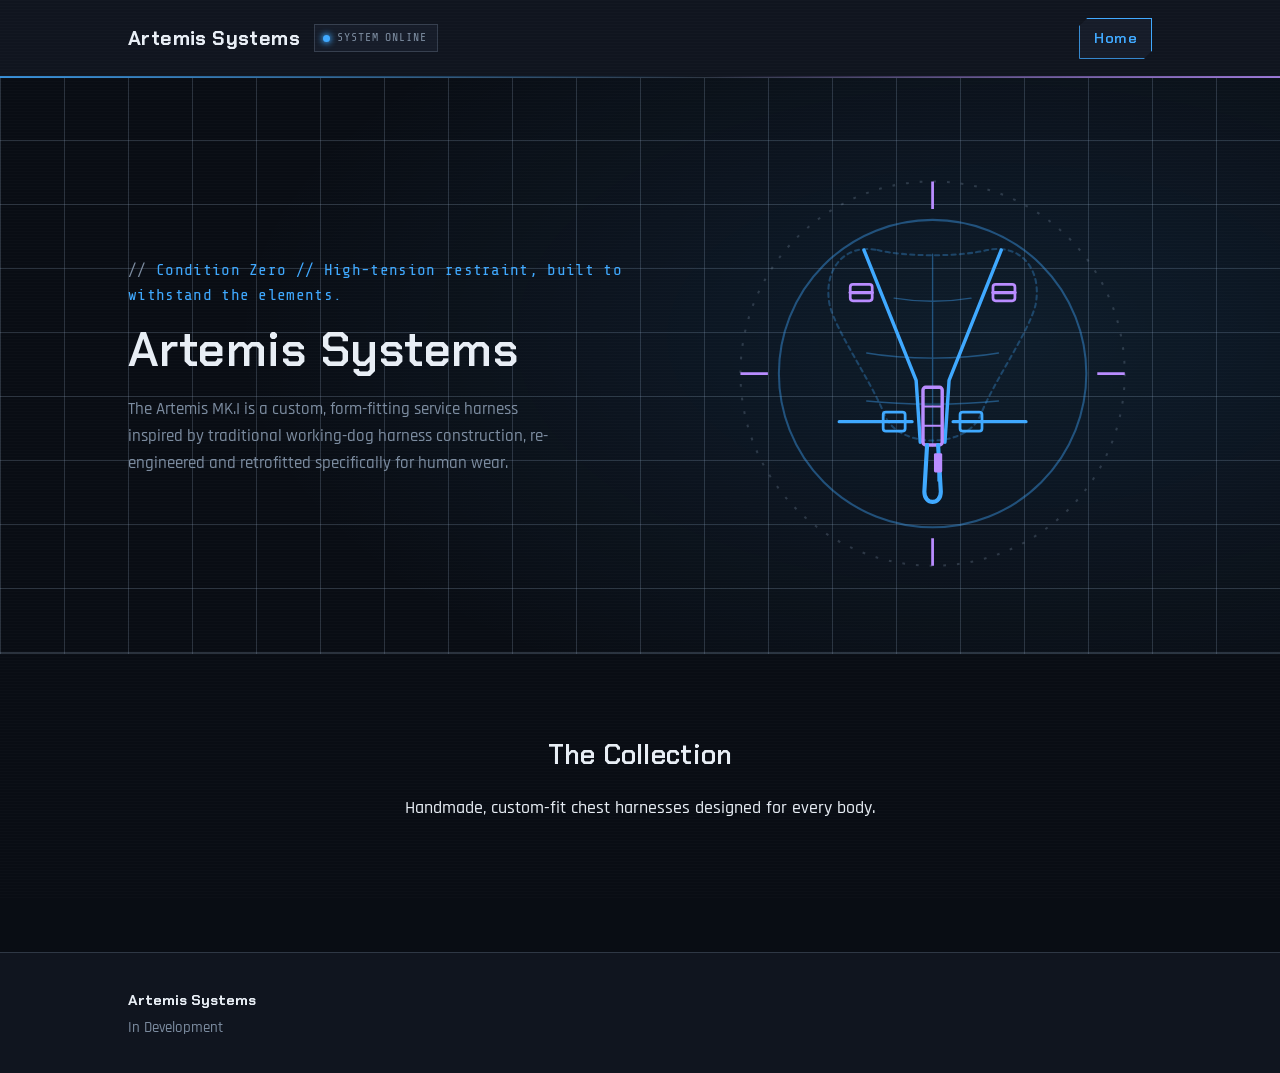
<file: home.html>
<!DOCTYPE html>
<html lang="en">
<head>
<meta charset="UTF-8">
<meta name="viewport" content="width=device-width, initial-scale=1.0">
<title>Artemis Systems</title>
<link rel="stylesheet" href="styles.css">
</head>
<body>

<header class="site-header">
  <div class="wrap">
    <div class="brand-group">
      <a href="/home" class="brand" data-brand></a>
      <span class="status-pill"><span class="dot"></span>SYSTEM ONLINE</span>
    </div>
    <nav class="site-nav">
      <a href="/home" class="active" aria-current="page">Home</a>
    </nav>
  </div>
</header>

<section class="hero">
  <div class="wrap">
    <div class="hero-text">
      <p class="tagline" id="tagline"></p>
      <h1 id="business-name"></h1>
      <p class="description" id="description"></p>
      <div class="cta-row">
        <!--<a class="btn primary" href="tel:" id="call-btn">Call now</a>
        <a class="btn secondary" href="pricing.html">See pricing</a>-->
      </div>
    </div>
    <div class="hero-art" id="hero-art"></div>
  </div>
</section>

  <!-- The script reads this block framework and fills the container -->
<section class="product-gallery" id="seasonalGallery">
  <div class="gallery-header">
    <h2 class="gallery-title" id="galleryTitle">The Collection</h2>
    <p class="gallery-subtitle" id="gallerySubtitle">Handmade, custom-fit chest harnesses designed for every body.</p>
  </div>

  <!-- JavaScript injects dynamic items strictly inside this wrapper -->
  <div class="gallery-container" id="galleryContainer"></div>
</section>

<footer class="site-footer">
  <div class="wrap">
    <div class="contact-block">
      <div><strong data-brand>Artemis MK 1</strong></div>
      <!--<div>Phone: <a href="tel:" data-phone></a></div>
      <div>Email: <a href="mailto:" data-email></a></div>
      <div data-address></div>-->
      <div data-hours></div>
    </div>
  </div>
</footer>

<script src="site.js"></script>
<script>
  initSite().then(({ config, season }) => {
    document.getElementById('tagline').textContent = config.business.tagline[season];
    document.getElementById('business-name').textContent = config.business.name;
    document.getElementById('description').textContent = config.business.description[season];
    document.getElementById('hero-art').innerHTML = heroArt(season);

    const callBtn = document.getElementById('call-btn');
    callBtn.href = `tel:${config.business.phone.replace(/[^\d+]/g, '')}`;

    const row = document.getElementById('service-cards');
    row.innerHTML = config.services[season].map(s => `
      <div class="service-card hud-panel">
        <h3>${s.title}</h3>
        <span class="price mono">${s.price}</span>
        <p>${s.blurb}</p>
      </div>
    `).join('');
  });
</script>

</body>
</html>
</file>
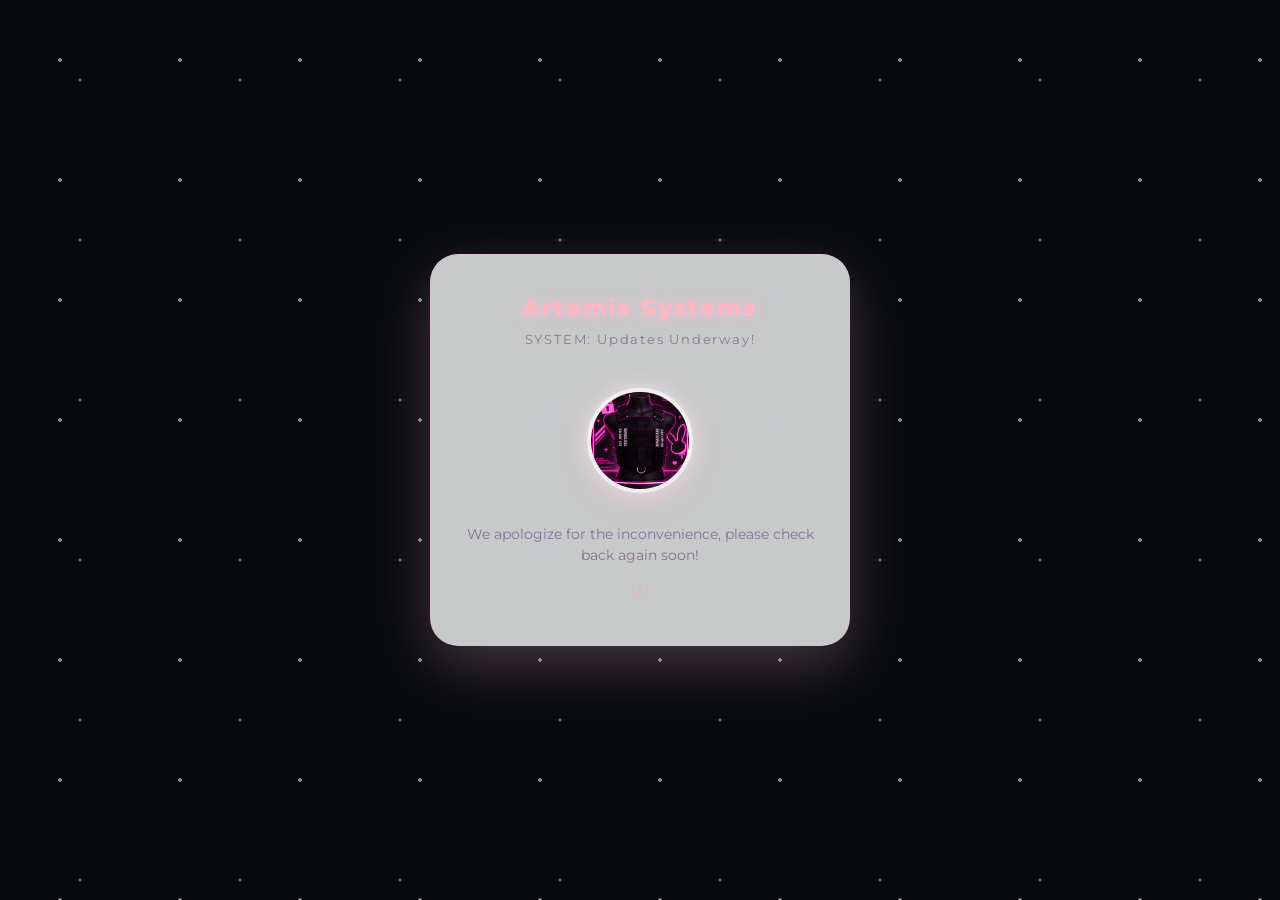
<file: maintenance.html>
<!DOCTYPE html>
<html lang="en">
<head>
<meta charset="UTF-8" />
<title>Uh oh!</title>
<meta name="viewport" content="width=device-width, initial-scale=1.0, viewport-fit=cover" />
<link rel="icon" type="image/png" sizes="512x512" href="images/mk1_beta-1-1.png" />
<link rel="apple-touch-icon" href="images/mk1_beta-1-1.png" />
<meta name="theme-color" content="#070a0d" id="themeColorMeta" />

<style>
@import url("https://fonts.googleapis.com/css2?family=Montserrat:wght@400;600;800&display=swap");

* {
  margin: 0;
  padding: 0;
  box-sizing: border-box;
}

html, body {
  width: 100%;
  overflow-x: hidden;
  background-color: #070a0d;
}

body {
  font-family: "Montserrat", sans-serif;
  /* Use min-height with 100dvh so mobile browser address bars don't cut off content */
  min-height: 100vh;
  min-height: 100dvh;
  display: flex;
  align-items: center;
  justify-content: center;
  background: linear-gradient(to bottom, #070a0d 100%);
  color: var(--foreground, #333);
  /* Safe area padding for notched phones + breathing room on small screens */
  padding: max(20px, env(safe-area-inset-top)) max(16px, env(safe-area-inset-right)) max(20px, env(safe-area-inset-bottom)) max(16px, env(safe-area-inset-left));
  position: relative;
}

/* Sparkles */
.sparkles {
  position: fixed;
  inset: 0;
  pointer-events: none;
  background-image:
    radial-gradient(circle, rgba(255, 255, 255, 0.9) 1.5px, transparent 2px),
    radial-gradient(circle, rgba(255, 255, 255, 0.8) 1px, transparent 2px);
  background-size: 120px 120px, 160px 160px;
  animation: float 10s linear infinite;
  opacity: 0.6;
  z-index: 0;
}

@keyframes float {
  0% { transform: translateY(0); }
  50% { transform: translateY(-20px); }
  100% { transform: translateY(0); }
}

.card {
  position: relative;
  z-index: 1;
  background: rgba(255, 255, 255, 0.78);
  border: 1px solid rgba(255, 180, 215, 0.35);
  border-radius: clamp(20px, 5vw, 28px);
  /* Fluid padding scales smoothly between small phones and desktop */
  padding: clamp(28px, 6vw, 40px) clamp(20px, 5vw, 32px);
  width: 100%;
  max-width: 420px;
  text-align: center;
  -webkit-backdrop-filter: blur(16px);
  backdrop-filter: blur(16px);
  box-shadow: 0 20px 60px rgba(255, 182, 215, 0.25);
}

.title {
  font-weight: 800;
  letter-spacing: 0.08em;
  font-size: clamp(1.2rem, 5vw, 1.45rem);
  color: #ffb6c1;
  text-shadow: 0 0 14px rgba(255, 190, 230, 0.7);
  line-height: 1.2;
}

.subtitle {
  margin-top: 8px;
  font-size: clamp(0.7rem, 3vw, 0.8rem);
  letter-spacing: 0.14em;
  color: rgba(120, 100, 140, 0.8);
  line-height: 1.4;
}

.status {
  margin-top: 24px;
  font-size: clamp(0.85rem, 3.5vw, 0.95rem);
  font-weight: 600;
}

.status span {
  color: #ff9ed1;
}

/* 🐾 PUPPY LOADER */
.puppy-loader {
  position: relative;
  width: clamp(104px, 28vw, 132px);
  height: clamp(104px, 28vw, 132px);
  margin: clamp(18px, 4vw, 26px) auto 0;
  display: flex;
  align-items: center;
  justify-content: center;
  animation: puppyFloat 3.2s ease-in-out infinite;
}

.puppy-face {
  width: 80%;
  height: 80%;
  object-fit: cover;
  border-radius: 50%;
  border: 4px solid rgba(255, 255, 255, 0.72);
  box-shadow:
    0 10px 28px rgba(255, 182, 215, 0.26),
    0 0 22px rgba(255, 255, 255, 0.55);
}

@keyframes puppyFloat {
  0%, 100% { transform: translateY(0); }
  50% { transform: translateY(-4px); }
}

.msg {
  margin-top: 18px;
  font-size: clamp(0.8rem, 3.4vw, 0.85rem);
  line-height: 1.5;
  color: rgba(120, 100, 140, 0.85);
}

.heart {
  margin-top: 12px;
  font-size: 1.4rem;
  color: #ff9ed1;
  animation: pulse 1.5s infinite;
}

@keyframes pulse {
  0%, 100% { transform: scale(1); }
  50% { transform: scale(1.2); }
}

/* Landscape mode on short mobile screens */
@media (max-height: 500px) and (orientation: landscape) {
  .card {
    padding: 20px 24px;
  }
  .puppy-loader {
    width: 84px;
    height: 84px;
    margin-top: 12px;
  }
  .msg {
    margin-top: 12px;
  }
}
</style>
</head>

<body>
<div class="sparkles"></div>

<div class="card">
  <div class="title">Artemis Systems</div>
  <div class="subtitle">SYSTEM: Updates Underway!</div>

  <!--<div class="status">
    please wait… <span>new stuffs incoming!</span>
  </div>-->

  <div class="puppy-loader">
    <img src="images/mk1_beta-1-1.png" alt="Puppy icon" class="puppy-face" />
  </div>

  <div class="msg" id="msg">
    We apologize for the inconvenience, please check back again soon!
  </div>

  <div class="heart">♡</div>
</div>
</body>
</html>
</file>
<file: styles.css>
@import url('https://fonts.googleapis.com/css2?family=Chakra+Petch:wght@400;500;600;700&family=Rajdhani:wght@400;500;600;700&family=Share+Tech+Mono&display=swap');

/* ---------- Base (shared dark HUD surface) ---------- */
:root {
  --bg: #090D14;
  --surface: #10151F;
  --surface-2: #161C29;
  --ink: #E8EEF5;
  --ink-soft: #7C8CA0;
  --line: rgba(140, 160, 185, 0.25);
}

/* ---------- Per-season accent pairs ---------- */
[data-season="spring"] { --accent: #39FF9E; --accent-2: #FF5FA8; }
[data-season="summer"] { --accent: #00E1FF; --accent-2: #FFC300; }
[data-season="autumn"] { --accent: #FF7A29; --accent-2: #FF3860; }
[data-season="winter"] { --accent: #3FA9FF; --accent-2: #B98CFF; }

* { box-sizing: border-box; }
html { scroll-behavior: smooth; }

body {
  margin: 0;
  background: var(--bg);
  color: var(--ink);
  font-family: 'Rajdhani', sans-serif;
  font-size: 18px;
  font-weight: 500;
  line-height: 1.55;
  position: relative;
}

/* faint CRT scanline overlay, purely decorative */
body::before {
  content: "";
  position: fixed;
  inset: 0;
  pointer-events: none;
  z-index: 999;
  background: repeating-linear-gradient(
    to bottom,
    rgba(255, 255, 255, 0.015) 0px,
    rgba(255, 255, 255, 0.015) 1px,
    transparent 1px,
    transparent 3px
  );
}

h1, h2, h3 {
  font-family: 'Chakra Petch', sans-serif;
  font-weight: 600;
  margin: 0 0 0.4em 0;
  color: var(--ink);
  letter-spacing: 0.01em;
}

.mono {
  font-family: 'Share Tech Mono', monospace;
  letter-spacing: 0.04em;
}

a { color: var(--accent); }

.wrap {
  max-width: 1080px;
  margin: 0 auto;
  padding: 0 28px;
}

/* ---------- Header ---------- */
header.site-header {
  position: relative;
  background: var(--surface);
  border-bottom: 1px solid var(--line);
}

header.site-header::after {
  content: "";
  position: absolute;
  left: 0; right: 0; bottom: -1px;
  height: 2px;
  background: linear-gradient(90deg, var(--accent), transparent 55%, var(--accent-2));
  opacity: 0.8;
}

.site-header .wrap {
  display: flex;
  align-items: center;
  justify-content: space-between;
  padding-top: 18px;
  padding-bottom: 18px;
  gap: 24px;
  flex-wrap: wrap;
}

.brand-group { display: flex; align-items: center; gap: 14px; }

.brand {
  font-family: 'Chakra Petch', sans-serif;
  font-size: 1.25rem;
  font-weight: 700;
  color: var(--ink);
  text-decoration: none;
  letter-spacing: 0.02em;
}

.status-pill {
  display: inline-flex;
  align-items: center;
  gap: 7px;
  font-family: 'Share Tech Mono', monospace;
  font-size: 0.72rem;
  color: var(--ink-soft);
  letter-spacing: 0.08em;
  border: 1px solid var(--line);
  padding: 4px 10px 4px 8px;
  background: var(--surface-2);
}

.status-pill .dot {
  width: 7px;
  height: 7px;
  border-radius: 50%;
  background: var(--accent);
  box-shadow: 0 0 6px 1px var(--accent);
  animation: pulse 2.2s ease-in-out infinite;
}

@keyframes pulse {
  0%, 100% { opacity: 1; }
  50% { opacity: 0.35; }
}

nav.site-nav {
  display: flex;
  gap: 8px;
}

nav.site-nav a {
  color: var(--ink-soft);
  text-decoration: none;
  font-family: 'Chakra Petch', sans-serif;
  font-weight: 600;
  font-size: 0.92rem;
  letter-spacing: 0.03em;
  padding: 8px 14px;
  background: var(--surface-2);
  border: 1px solid var(--line);
  clip-path: polygon(8px 0, 100% 0, 100% calc(100% - 8px), calc(100% - 8px) 100%, 0 100%, 0 8px);
}

nav.site-nav a:hover { color: var(--ink); border-color: var(--accent); }

nav.site-nav a[aria-current="page"] {
  color: var(--accent);
  border-color: var(--accent);
  box-shadow: 0 0 10px -2px var(--accent);
}

/* ---------- Hero ---------- */
.hero {
  padding: 76px 0 60px;
  position: relative;
  background:
    radial-gradient(ellipse 60% 70% at 78% 45%, color-mix(in srgb, var(--accent) 10%, transparent), transparent),
    repeating-linear-gradient(0deg, var(--line) 0, var(--line) 1px, transparent 1px, transparent 64px),
    repeating-linear-gradient(90deg, var(--line) 0, var(--line) 1px, transparent 1px, transparent 64px);
  background-blend-mode: normal;
  opacity: 1;
  border-bottom: 1px solid var(--line);
}

.hero .wrap {
  display: grid;
  grid-template-columns: 1.1fr 0.9fr;
  gap: 48px;
  align-items: center;
}

.hero h1 {
  font-size: clamp(2.1rem, 4vw, 3rem);
  line-height: 1.1;
}

.hero .tagline {
  font-family: 'Share Tech Mono', monospace;
  font-size: 1rem;
  color: var(--accent);
  margin-bottom: 16px;
  letter-spacing: 0.02em;
}

.hero .tagline::before { content: "// "; color: var(--ink-soft); }

.hero p.description {
  max-width: 48ch;
  color: var(--ink-soft);
  font-size: 1.08rem;
}

.hero .cta-row {
  margin-top: 28px;
  display: flex;
  gap: 14px;
  flex-wrap: wrap;
}

.btn {
  display: inline-block;
  padding: 12px 26px;
  text-decoration: none;
  font-family: 'Chakra Petch', sans-serif;
  font-weight: 600;
  font-size: 0.95rem;
  letter-spacing: 0.03em;
  border: 1px solid var(--accent);
  clip-path: polygon(10px 0, 100% 0, 100% calc(100% - 10px), calc(100% - 10px) 100%, 0 100%, 0 10px);
}

.btn.primary {
  background: var(--accent);
  color: var(--bg);
  display: inline-flex;
  justify-content: center;
  align-items: center;
}

.btn.secondary {
  background: transparent;
  color: var(--ink);
  border-color: var(--line);
}

.btn.secondary:hover { border-color: var(--accent); color: var(--accent); }

.hero-art {
  aspect-ratio: 1 / 1;
  display: flex;
  align-items: center;
  justify-content: center;
}

.hero-art svg { width: 100%; height: 100%; }

.hud-ring-rotate {
  animation: spin 50s linear infinite;
}

@keyframes spin {
  from { transform: rotate(0deg); }
  to { transform: rotate(360deg); }
}

/* ---------- Section heading ---------- */
.section-head {
  margin-bottom: 28px;
}

.section-head h2 { font-size: 1.6rem; }

/* ---------- HUD panel (shared card frame) ---------- */
.hud-panel {
  position: relative;
  background: var(--surface);
  border: 1px solid var(--line);
  clip-path: polygon(14px 0, 100% 0, 100% calc(100% - 14px), calc(100% - 14px) 100%, 0 100%, 0 14px);
  padding: 26px 24px;
}

.hud-panel::before,
.hud-panel::after {
  content: "";
  position: absolute;
  width: 16px;
  height: 16px;
  pointer-events: none;
}

.hud-panel::before {
  top: -1px; left: -1px;
  border-top: 2px solid var(--accent);
  border-left: 2px solid var(--accent);
}

.hud-panel::after {
  bottom: -1px; right: -1px;
  border-bottom: 2px solid var(--accent);
  border-right: 2px solid var(--accent);
}

/* ---------- Gallery ---------- */
/* Gallery Layout */
.product-gallery {
  padding: 40px 20px;
  max-width: 1200px;
  margin: 0 auto;
}

.gallery-container {
  display: grid;
  /* Automatically adjusts column count based on screen width (minimum 280px per item) */
  grid-template-columns: repeat(auto-fill, minmax(280px, 1fr));
  gap: 20px;
}

/* Gallery Item Container */
.gallery-item {
  position: relative;
  overflow: hidden;
  border-radius: 8px;
  box-shadow: 0 4px 6px rgba(0, 0, 0, 0.1);
  aspect-ratio: 1 / 1; /* Keeps images perfectly square. Change to 3 / 4 for portrait rows */
  background-color: #f9f9f9;
}

/* Image Styles */
.gallery-img {
  width: 100%;
  height: 100%;
  object-fit: cover;
  transition: transform 0.5s ease;
}

/* Hover Overlay Effect */
.gallery-overlay {
  position: absolute;
  top: 0;
  left: 0;
  width: 100%;
  height: 100%;
  background: rgba(0, 0, 0, 0.6); /* Semi-transparent dark background */
  display: flex;
  flex-direction: column;
  justify-content: center;
  align-items: center;
  opacity: 0;
  transition: opacity 0.3s ease;
  padding: 20px;
  box-sizing: border-box;
  text-align: center;
}

/* Typography & Button inside Overlay */
.product-title {
  color: #fff;
  font-size: 1.25rem;
  margin-bottom: 5px;
}

.product-price {
  color: #e0e0e0;
  font-size: 1rem;
  margin-bottom: 15px;
}

.view-btn {
  display: inline-block;
  padding: 8px 16px;
  background-color: #fff;
  color: #333;
  text-decoration: none;
  font-weight: bold;
  border-radius: 4px;
  transition: background-color 0.2s ease, color 0.2s ease;
}

.view-btn:hover {
  background-color: #333;
  color: #fff;
}

/* Interactive Hover States */
.gallery-item:hover .gallery-overlay {
  opacity: 1; /* Reveals the text overlay */
}

.gallery-item:hover .gallery-img {
  transform: scale(1.05); /* Subtle zoom effect on the image */
}

/* ==========================================================================
   DYNAMIC RECONFIGURABLE VARIABLES (Updated via config.json)
   ========================================================================== */
:root {
  --gallery-accent: #ffb7c5;       /* Default Fallback (Spring Blossom Pink) */
  --gallery-text: #ffffff;
  --gallery-overlay-bg: rgba(20, 20, 20, 0.85);
  --gallery-btn-bg: var(--gallery-accent);
  --gallery-btn-text: #ffffff;
}

/* ==========================================================================
   GALLERY ARCHITECTURE & BADGES
   ========================================================================== */
.product-gallery {
  padding: 80px 20px;
  max-width: 1200px;
  margin: 0 auto;
}

.gallery-header {
  text-align: center;
  margin-bottom: 50px;
}

.gallery-container {
  display: grid;
  grid-template-columns: repeat(auto-fill, minmax(280px, 1fr));
  gap: 30px;
}

.gallery-item {
  position: relative;
  overflow: hidden;
  border-radius: 12px;
  aspect-ratio: 1 / 1;
  background-color: #1a1a1a;
  box-shadow: 0 10px 25px -5px rgba(0, 0, 0, 0.15);
}

.gallery-img {
  width: 100%;
  height: 100%;
  object-fit: cover;
  transition: transform 0.6s cubic-bezier(0.16, 1, 0.3, 1);
}

/* Badge Positioning Frame */
.item-badges {
  position: absolute;
  top: 15px;
  left: 15px;
  z-index: 10;
  display: flex;
  flex-direction: column;
  gap: 6px;
  pointer-events: none; /* Allows hover triggers to pass straight through */
}

/* Universal Badge Styling */
.badge {
  padding: 4px 10px;
  font-size: 0.75rem;
  font-weight: 700;
  text-transform: uppercase;
  letter-spacing: 1px;
  border-radius: 4px;
  color: #fff;
  box-shadow: 0 2px 4px rgba(0,0,0,0.2);
}

/* Specific Badge Modifiers hooked into Theme Accent colors */
.badge-stock { background-color: #10b981; } /* Crisp Green */
.badge-type { background-color: #3b82f6; }  /* Royal Blue */
.badge-limited { background-color: var(--gallery-accent); } /* Linked directly to dynamic seasonal accent! */

/* Interactive Hover Popover Overlays */
.gallery-overlay {
  position: absolute;
  top: 0;
  left: 0;
  width: 100%;
  height: 100%;
  background: var(--gallery-overlay-bg);
  display: flex;
  flex-direction: column;
  justify-content: center;
  align-items: center;
  opacity: 0;
  padding: 30px;
  box-sizing: border-box;
  text-align: center;
  transition: opacity 0.4s ease;
  z-index: 5;
}

.product-title {
  color: var(--gallery-text);
  font-size: 1.4rem;
  font-weight: 600;
  margin: 0 0 4px 0;
}

.product-tag {
  color: var(--gallery-accent);
  font-size: 0.85rem;
  font-weight: 700;
  text-transform: uppercase;
  letter-spacing: 1.5px;
  margin: 0 0 8px 0;
}

.product-price {
  color: var(--gallery-text);
  font-size: 1.2rem;
  font-weight: 500;
  margin-bottom: 20px;
  opacity: 0.9;
}

.view-btn {
  display: inline-block;
  padding: 10px 22px;
  background-color: var(--gallery-btn-bg);
  color: var(--gallery-btn-text);
  text-decoration: none;
  font-weight: 600;
  font-size: 0.9rem;
  border-radius: 6px;
  border: 1px solid var(--gallery-accent);
  transition: transform 0.2s ease;
}

.view-btn:hover {
  transform: translateY(-2px);
}

/* Hover Reveals */
.gallery-item:hover .gallery-overlay { opacity: 1; }
.gallery-item:hover .gallery-img { transform: scale(1.06); }


/* ---------- Service cards ---------- */
.services { padding: 8px 0 64px; }

.card-row {
  display: grid;
  grid-template-columns: repeat(3, 1fr);
  gap: 22px;
}

.service-card h3 { font-size: 1.15rem; margin-bottom: 10px; }

.service-card .price {
  font-family: 'Share Tech Mono', monospace;
  font-weight: 400;
  color: var(--accent);
  font-size: 0.85rem;
  display: inline-block;
  margin-bottom: 12px;
  padding: 3px 9px;
  border: 1px solid var(--line);
  background: var(--surface-2);
}

.service-card p {
  color: var(--ink-soft);
  font-size: 0.98rem;
  margin: 0;
}

/* ---------- Footer ---------- */
footer.site-footer {
  border-top: 1px solid var(--line);
  background: var(--surface);
  padding: 36px 0 30px;
}

footer .wrap {
  display: flex;
  justify-content: space-between;
  flex-wrap: wrap;
  gap: 20px;
  font-size: 0.92rem;
  color: var(--ink-soft);
}

footer .contact-block div { margin-bottom: 4px; }
footer .contact-block strong { color: var(--ink); font-family: 'Chakra Petch', sans-serif; }

/* ---------- Pricing page ---------- */
.pricing-section { padding: 56px 0 72px; }

.plan-row {
  display: grid;
  grid-template-columns: repeat(3, 1fr);
  gap: 22px;
}

.plan-card {
  display: flex;
  flex-direction: column;
}

.plan-card.featured {
  border-color: var(--accent);
  box-shadow: 0 0 24px -8px var(--accent);
}

.plan-card .plan-name {
  font-family: 'Share Tech Mono', monospace;
  color: var(--ink-soft);
  font-size: 0.85rem;
  margin-bottom: 10px;
  letter-spacing: 0.04em;
}

.plan-card .plan-price {
  font-family: 'Chakra Petch', sans-serif;
  font-weight: 700;
  font-size: 2.1rem;
  color: var(--ink);
  margin-bottom: 2px;
}

.plan-card .plan-period {
  font-family: 'Share Tech Mono', monospace;
  color: var(--ink-soft);
  font-size: 0.82rem;
  margin-bottom: 18px;
}

.plan-card .plan-details {
  color: var(--ink-soft);
  font-size: 0.98rem;
  flex-grow: 1;
}

.plan-card .badge {
  align-self: flex-start;
  background: var(--accent);
  color: var(--bg);
  font-family: 'Share Tech Mono', monospace;
  font-size: 0.72rem;
  padding: 3px 10px;
  margin-bottom: 14px;
  letter-spacing: 0.04em;
}

/* ---------- Calendar page ---------- */
.calendar-section { padding: 56px 0 72px; }

.month-row {
  display: grid;
  grid-template-columns: repeat(3, 1fr);
  gap: 22px;
}

.month-card h3 {
  font-size: 1.1rem;
  border-bottom: 1px solid var(--line);
  padding-bottom: 12px;
  margin-bottom: 14px;
  color: var(--accent);
}

.month-card ul { margin: 0; padding: 0; list-style: none; }

.month-card li {
  padding: 8px 0;
  border-bottom: 1px dashed var(--line);
  color: var(--ink-soft);
  font-size: 0.98rem;
}

.month-card li::before { content: "› "; color: var(--accent); }
.month-card li:last-child { border-bottom: none; }

/* ---------- Responsive ---------- */
@media (max-width: 780px) {
  .hero .wrap { grid-template-columns: 1fr; }
  .hero-art { max-width: 260px; margin: 0 auto; }
  .card-row, .plan-row, .month-row { grid-template-columns: 1fr; }
  nav.site-nav { gap: 6px; flex-wrap: wrap; }
  footer .wrap { flex-direction: column; }
}

/* ---------- Reduced motion ---------- */
@media (prefers-reduced-motion: reduce) {
  html { scroll-behavior: auto; }
  .status-pill .dot { animation: none; }
  .hud-ring-rotate { animation: none; }
}

/* ---------- Focus visibility ---------- */
a:focus-visible, .btn:focus-visible {
  outline: 2px solid var(--accent);
  outline-offset: 2px;
}
</file>
